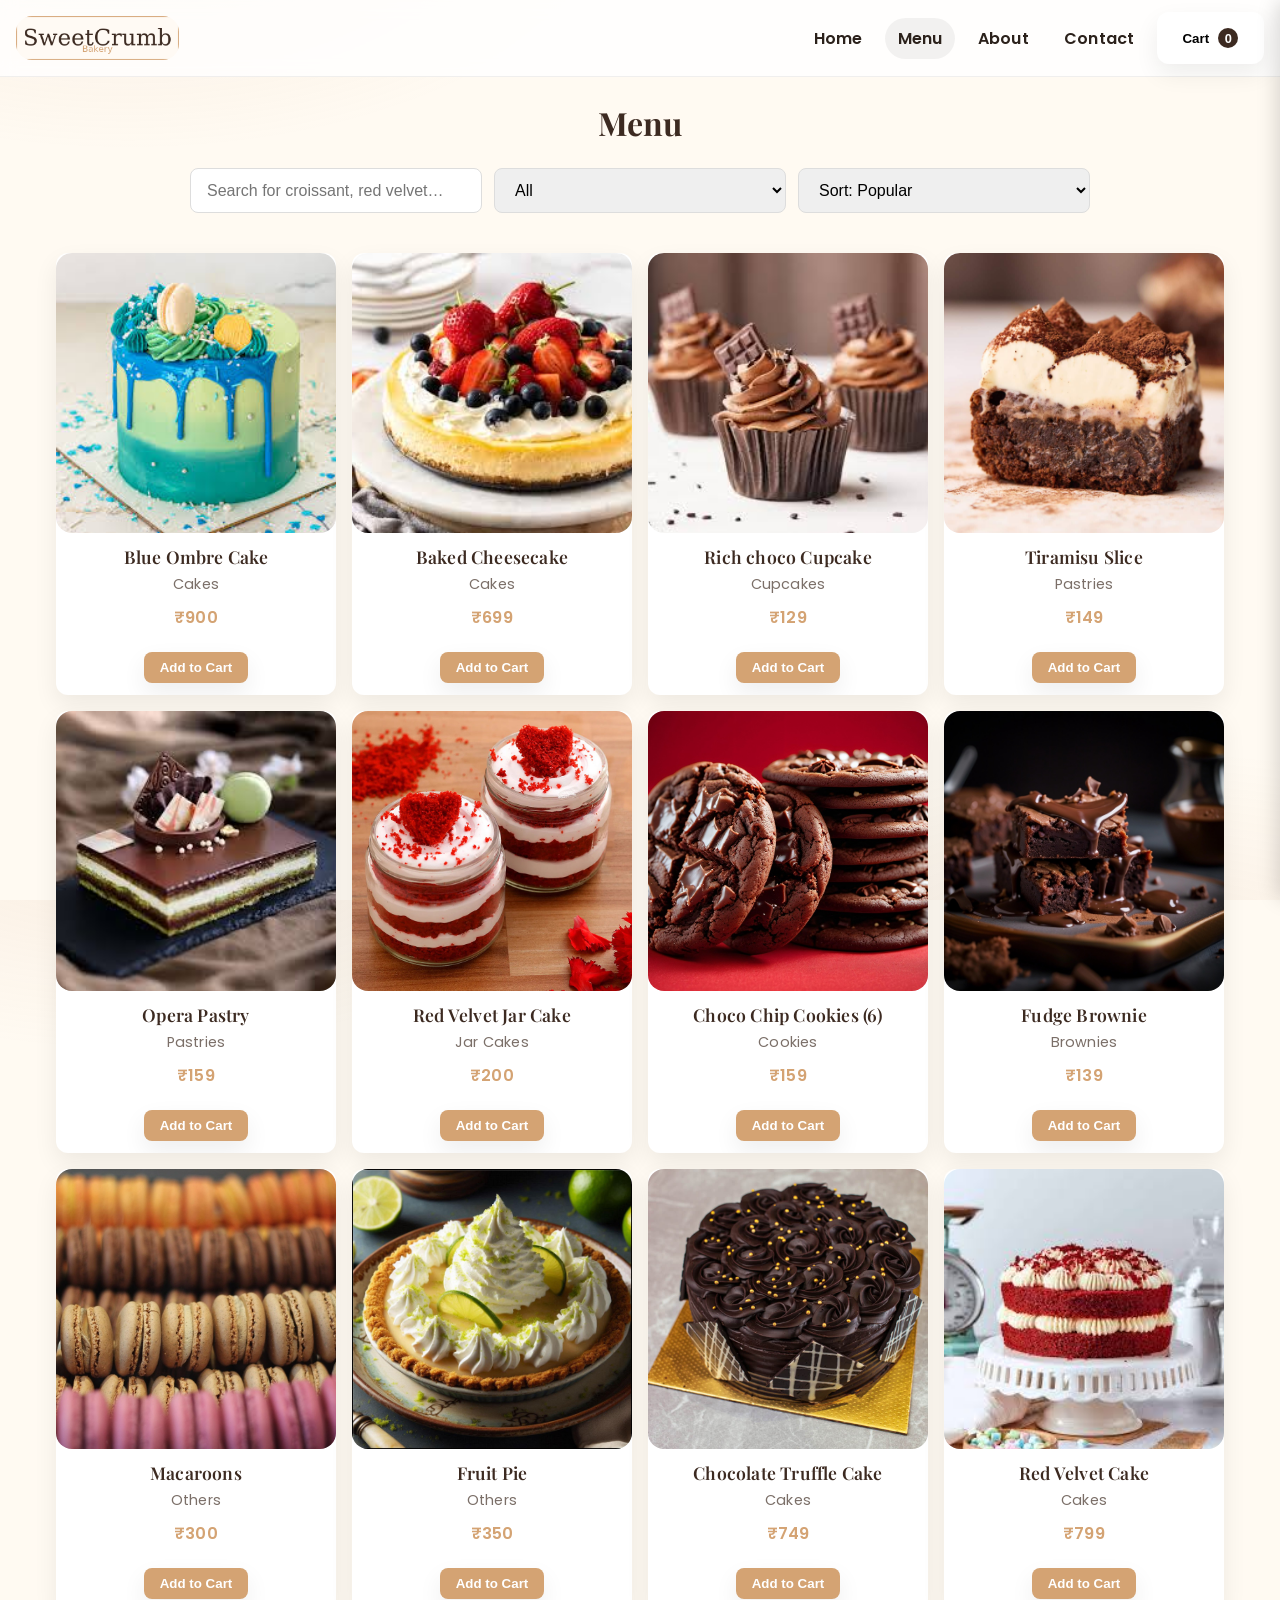
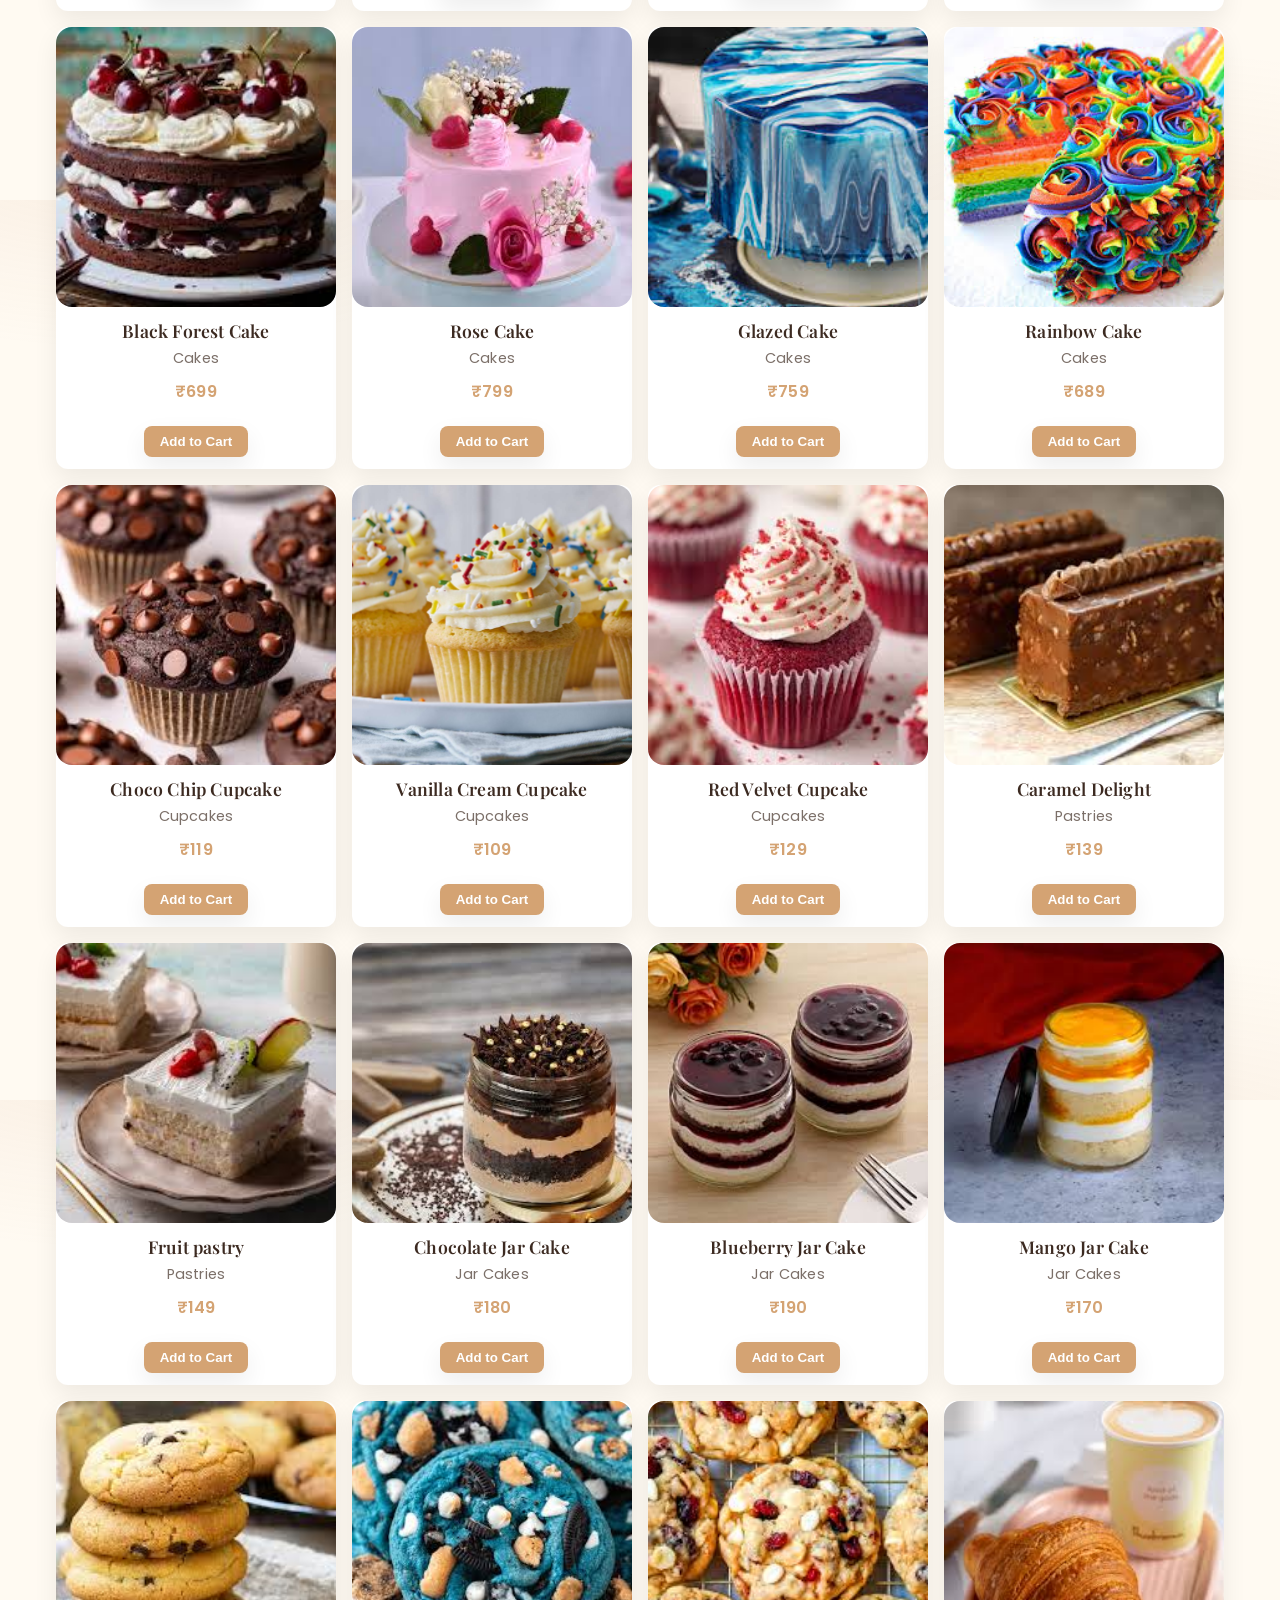
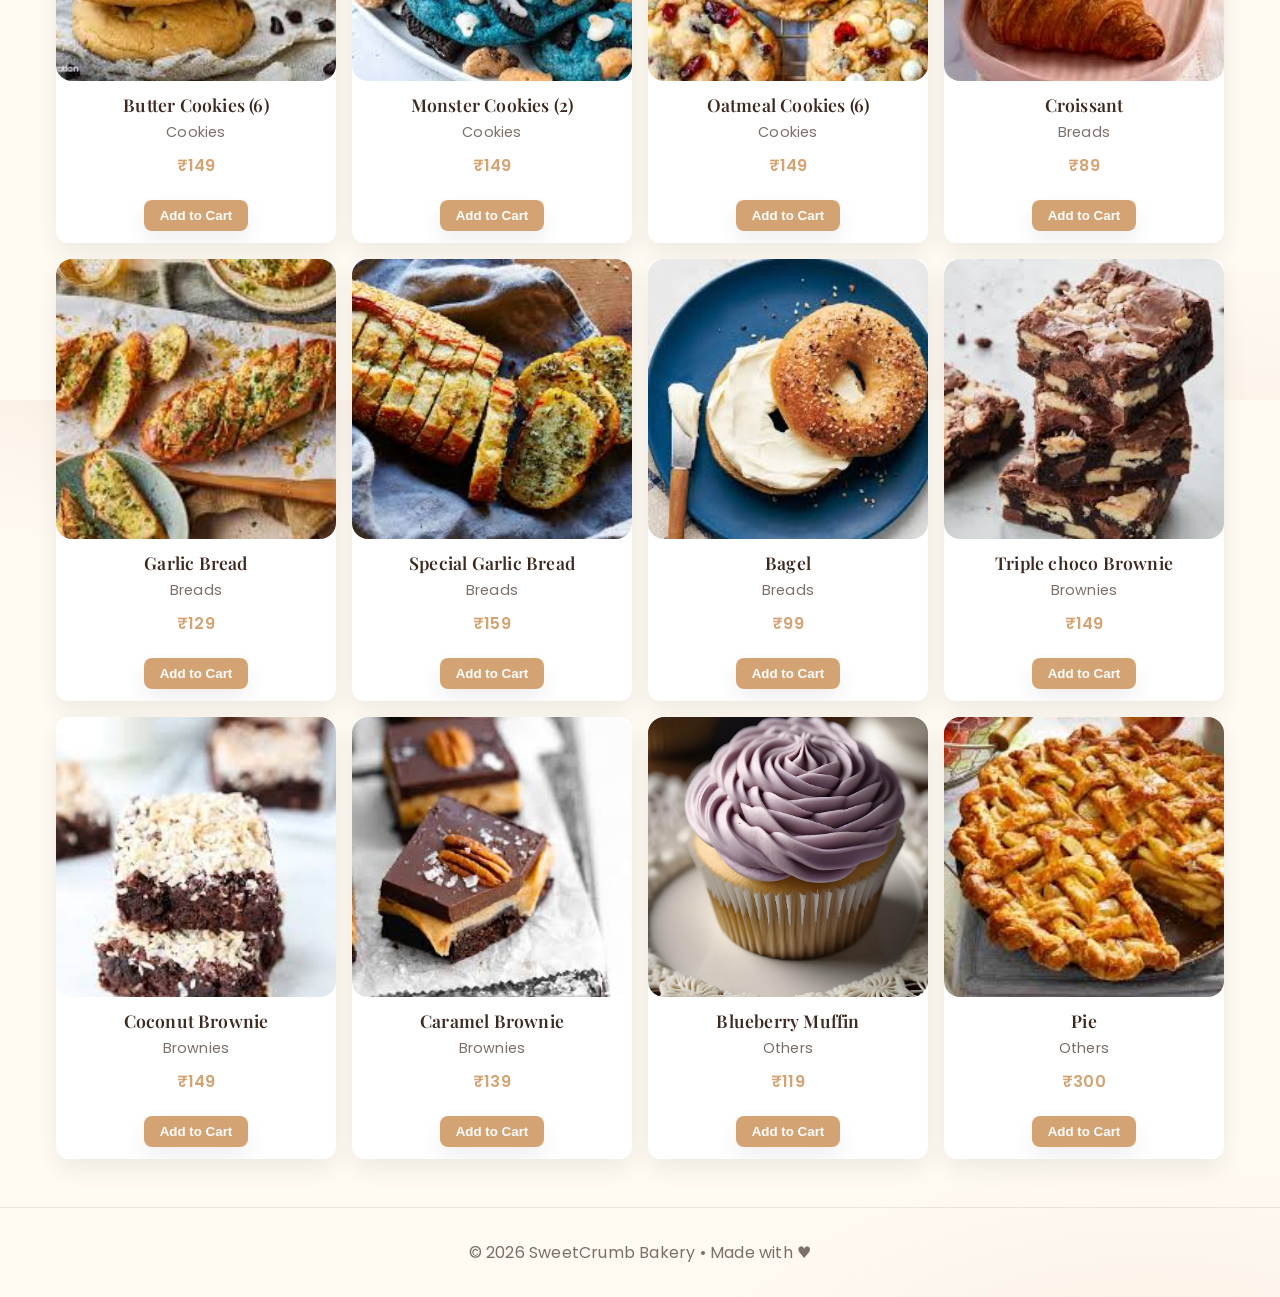
<file: menu.html>
<!DOCTYPE html>
<html lang="en">
<head>
  <meta charset="UTF-8" />
  <meta name="viewport" content="width=device-width, initial-scale=1.0"/>
  <title>Menu • SweetCrumb Bakery</title>
  <link rel="preconnect" href="https://fonts.googleapis.com">
  <link rel="preconnect" href="https://fonts.gstatic.com" crossorigin>
  <link href="https://fonts.googleapis.com/css2?family=Playfair+Display:wght@600;800&family=Poppins:wght@300;400;600&display=swap" rel="stylesheet">
  <link rel="stylesheet" href="styles.css"/>
</head>
<body class="theme-light">
  <header class="nav">
    <div class="nav__brand"><img src="assets/logo.png" alt="SweetCrumb" /></div>
    <nav class="nav__links">
      <a href="index.html">Home</a>
      <a href="menu.html" class="active">Menu</a>
      <a href="index.html#about">About</a>
      <a href="index.html#contact">Contact</a>
      <button id="openCart" class="btn btn--pill">Cart <span id="cartCount" class="badge">0</span></button>
    </nav>
  </header>

  <main class="menu">
    <h1 class="title"> Menu</h1>
    <div class="filters">
      <input id="search" class="input" type="search" placeholder="Search for croissant, red velvet…" aria-label="Search products">
      <select id="category" class="input" aria-label="Filter by category">
        <option value="All">All Categories</option>
      </select>
      <select id="sort" class="input" aria-label="Sort products">
        <option value="popular">Sort: Popular</option>
        <option value="price-asc">Price: Low → High</option>
        <option value="price-desc">Price: High → Low</option>
        <option value="name-asc">Name: A → Z</option>
        <option value="name-desc">Name: Z → A</option>
      </select>
    </div>
    <section id="products" class="grid products"></section>
  </main>

  <!-- Shared Cart Drawer -->
  <aside id="cartDrawer" class="drawer">
    <div class="drawer__header">
      <h3>Your Cart</h3>
      <button id="closeCart" class="icon-btn" aria-label="Close cart">&times;</button>
    </div>
    <div id="cartItems" class="drawer__items"></div>
    <div class="drawer__footer">
      <div class="row"><span>Subtotal</span><strong id="cartSubtotal">₹0</strong></div>
      <div class="row small"><span>GST (5%)</span><span id="cartTax">₹0</span></div>
      <div class="row small"><span>Delivery</span><span id="cartDelivery">₹49</span></div>
      <div class="row total"><span>Total</span><strong id="cartTotal">₹0</strong></div>
      <button id="checkoutBtn" class="btn btn--primary btn--block" disabled>
  Checkout
</button>
      <button id="clearCart" class="btn btn--ghost btn--block">Clear Cart</button>
    </div>
  </aside>

  <script src="app.js"></script>
</body>
<footer class="footer">&copy; <span id="year"></span> SweetCrumb Bakery • Made with ♥</footer>
</html>
</file>
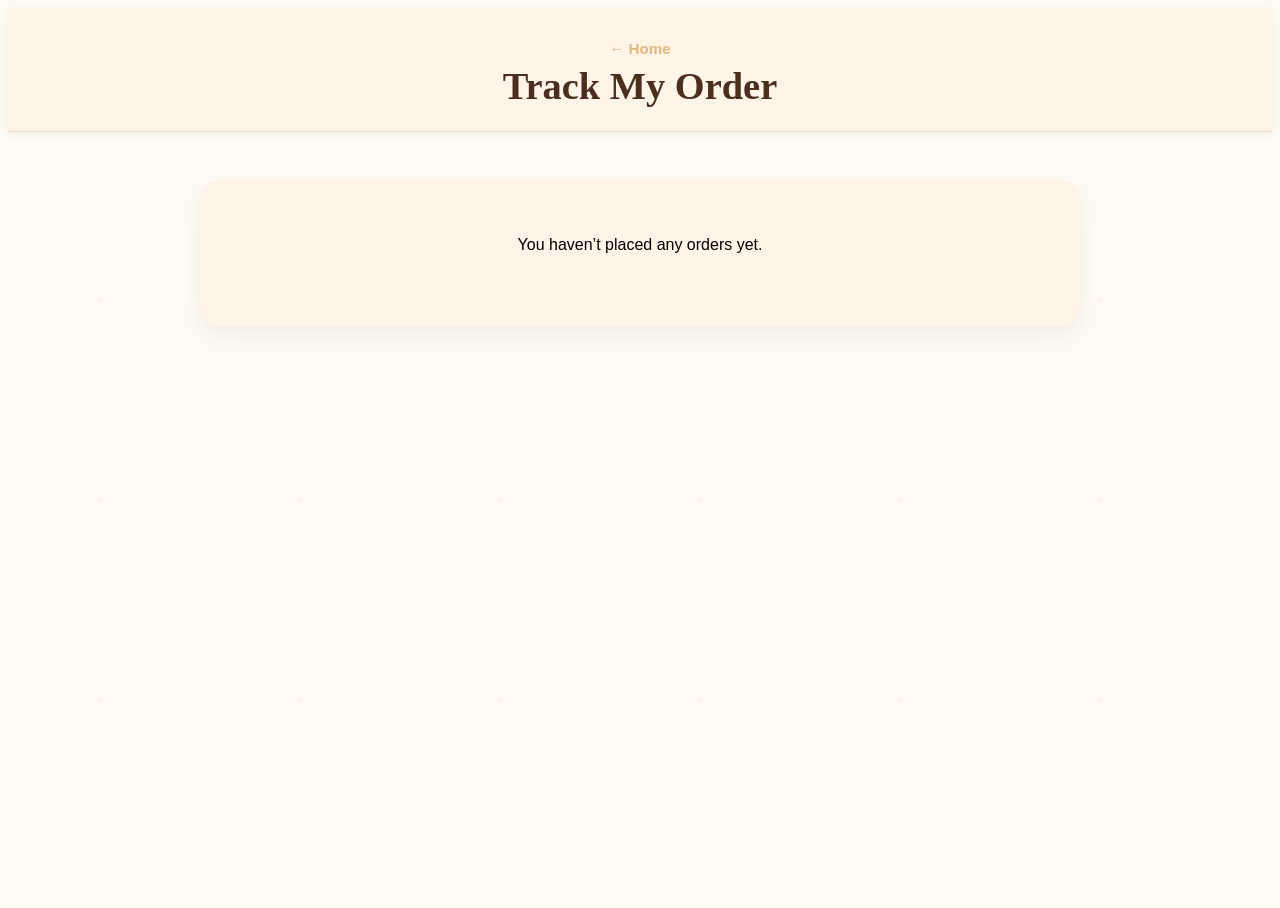
<file: track-order.html>
<!DOCTYPE html>
<html lang="en">
<head>
  <meta charset="UTF-8"/>
  <meta name="viewport" content="width=device-width, initial-scale=1.0"/>
  <title>Track My Order • SweetCrumb Bakery</title>
  <link rel="stylesheet" href="styles.css"/>
</head>
<body>
  <header>
    <a href="index.html">← Home</a>
    <h1>Track My Order</h1>
  </header>

  <main class="track-order">
    <div id="trackFormWrapper">
      <label for="orderIdInput">Enter your Order ID:</label>
      <input type="text" id="orderIdInput" placeholder="SC1695200001"/>
      <button id="trackBtn" class="btn btn--primary">Track</button>
    </div>
<div id="trackResult" class="track-result"></div>
  </main>
<style>
   /* ====== Track Order Page Styling ====== */
 /* ====== Track Order Page (Glen's Inspired Professional Styling) ====== */

/* ========== SweetCrumb Bakery — Track Order (Boutique Bakery Edition) ========== */
:root {
  --cream: #fffaf3;
  --paper: #fff4e8;
  --rose: #fde3d4;
  --gold: #e3b77b;
  --mint: #d3f2cf;
  --brown: #4b2e1e;
  --text: #2e1f15;
  --muted: #7b6f68;
  --radius: 22px;
  --shadow: 0 10px 25px rgba(0,0,0,0.06);
  --transition: all 0.35s ease;
  font-family: 'Poppins', sans-serif;
}
body {
  background-color: var(--cream);
}



/* Subtle floating confetti animation */
body::before {
  content: "";
  position: fixed;
  top: 0;
  left: 0;
  width: 100%;
  height: 100%;
  background-image:
    radial-gradient(var(--rose) 2px, transparent 2px),
    radial-gradient(var(--mint) 2px, transparent 2px),
    radial-gradient(var(--gold) 2px, transparent 2px);
  background-size: 200px 200px;
  animation: floatConfetti 25s linear infinite;
  opacity: 0.25;
  z-index: 0;
}

@keyframes floatConfetti {
  from { background-position: 0 0, 0 0, 0 0; }
  to { background-position: 400px 800px, -300px 600px, 200px 400px; }
}

/* ---------- Header ---------- */
header {
  text-align: center;
  padding: 2rem 1rem 1rem;
  background: var(--paper);
  border-bottom: 1px solid #f1dfc8;
  box-shadow: 0 3px 12px rgba(0,0,0,0.05);
  position: relative;
  z-index: 2;
}
header h1 {
  font-family: 'Playfair Display', serif;
  font-size: 2.4rem;
  color: var(--brown);
  margin: 0.4rem 0;
}
header a {
  color: var(--gold);
  text-decoration: none;
  font-weight: 600;
  font-size: 0.95rem;
  transition: var(--transition);
}
header a:hover {
  color: var(--brown);
}

/* ---------- Main Container ---------- */
.track-order {
  position: relative;
  z-index: 2;
  max-width: 880px;
  margin: 3rem auto;
  padding: 2.5rem 3rem 3.5rem;
  background: var(--paper);
  border-radius: var(--radius);
  box-shadow: var(--shadow);
  animation: fadeIn 0.6s ease both;
  backdrop-filter: blur(8px);
}

/* ---------- Input Area ---------- */
#trackFormWrapper {
  display: flex;
  flex-direction: column;
  align-items: center;
  gap: 1.2rem;
}
#trackFormWrapper label {
  font-weight: 600;
  color: var(--brown);
  font-size: 1rem;
}
#orderIdInput {
  width: 100%;
  max-width: 360px;
  padding: 0.9rem 1.1rem;
  border-radius: 10px;
  border: 2px solid #f1dfc8;
  font-size: 1rem;
  background: #fff;
  transition: var(--transition);
}
#orderIdInput:focus {
  border-color: var(--gold);
  box-shadow: 0 0 0 4px rgba(227,183,123,0.25);
  outline: none;
}

/* ---------- Button ---------- */
.btn {
  cursor: pointer;
  padding: 0.9rem 2rem;
  border: none;
  border-radius: 50px;
  font-weight: 600;
  font-size: 1rem;
  background: linear-gradient(135deg, var(--gold), #f9deb0);
  color: var(--brown);
  transition: var(--transition);
  box-shadow: 0 6px 18px rgba(227,183,123,0.3);
}
.btn:hover {
  transform: translateY(-2px);
  box-shadow: 0 10px 24px rgba(227,183,123,0.4);
}

/* ---------- Tracking Bar ---------- */
.tracking-bar {
  display: flex;
  justify-content: space-between;
  position: relative;
  margin: 3.5rem 0 2rem;
  list-style: none;
  padding: 0;
}
.tracking-bar::before {
  content: "";
  position: absolute;
  top: 50%;
  left: 0;
  width: 100%;
  height: 6px;
  background: #f2e4d2;
  border-radius: 3px;
  transform: translateY(-50%);
}
.progress-line {
  position: absolute;
  top: 50%;
  left: 0;
  height: 6px;
  background: linear-gradient(90deg, var(--gold), var(--rose));
  width: 0;
  transform: translateY(-50%);
  border-radius: 3px;
  transition: width 0.6s ease-in-out;
}

/* ---------- Tracking Steps ---------- */
.tracking-step {
  position: relative;
  flex: 1;
  text-align: center;
  color: var(--muted);
  font-weight: 500;
  z-index: 2;
  transition: var(--transition);
}

.tracking-step::before {
  content: attr(data-icon);
  display: flex;
  align-items: center;
  justify-content: center;
  margin: 0 auto 0.6rem;
  width: 48px;
  height: 48px;
  border-radius: 50%;
  background: #fff;
  border: 3px solid #f1dfc8;
  font-size: 1.5rem;
  transition: var(--transition);
  box-shadow: 0 2px 8px rgba(0,0,0,0.05);
}

.tracking-step.completed::before {
  background: #22c55e;
  color: #fff;
  border-color: #22c55e;
  box-shadow: 0 0 15px rgba(34,197,94,0.4);
}

.tracking-step.active::before {
  background: var(--gold);
  color: var(--brown);
  border-color: var(--gold);
  box-shadow: 0 0 15px rgba(227,183,123,0.4);
  transform: scale(1.1);
}

.tracking-step span {
  font-size: 0.95rem;
  display: block;
  margin-top: 0.4rem;
}
.tracking-step.completed span {
  color: #22c55e;
  font-weight: 600;
}
.tracking-step.active span {
  color: var(--brown);
  font-weight: 600;
}

/* ---------- Status Card ---------- */
.status-summary {
  background: #fff;
  padding: 1.5rem 2rem;
  border-radius: 16px;
  box-shadow: 0 3px 12px rgba(0,0,0,0.05);
  margin-top: 2.5rem;
  transition: var(--transition);
}
.status-summary:hover {
  transform: translateY(-4px);
  box-shadow: 0 6px 18px rgba(0,0,0,0.08);
}
.status-summary h3 {
  font-family: 'Playfair Display', serif;
  color: var(--brown);
  font-size: 1.3rem;
  margin-bottom: 0.6rem;
}
.status-summary p {
  color: var(--muted);
  font-size: 0.96rem;
  line-height: 1.6;
}

/* ---------- Animations ---------- */
@keyframes fadeIn {
  from { opacity: 0; transform: translateY(20px); }
  to { opacity: 1; transform: translateY(0); }
}

/* ---------- Responsive ---------- */
@media (max-width: 640px) {
  .track-order {
    padding: 1.8rem;
  }
  .tracking-bar {
    flex-direction: column;
    align-items: center;
  }
  .tracking-step {
    margin-bottom: 1.6rem;
  }
  .progress-line { display: none; }
}

.delivered-badge {
  margin-top: 1.2rem;
  background: #f9f6ee;
  border: 2px solid #d6b989;
  color: #4b2e1e;
  padding: 0.8rem 1rem;
  border-radius: 10px;
  text-align: center;
  font-size: 0.95rem;
  font-weight: 600;
  box-shadow: 0 2px 10px rgba(0,0,0,0.05);
}


</style>
  <script src="app.js"></script>
</body>
</html>
</file>
<file: styles.css>
/* ====== Theme (light, Glen's-inspired) ====== */
:root{
  --cream:#fffaf2;
  --paper:#fff7e9;
  --brown:#3c2a21;
  --gold:#d4a373;
  --text:#2b211b;
  --muted:#7b6f68;
  --panel:#ffffff;
  --shadow:0 10px 25px rgba(0,0,0,.07);
}

*{ box-sizing:border-box; }
html,body{ height:100%; }
body.theme-light{
  margin:0; font-family:'Poppins',system-ui,-apple-system,Segoe UI,Roboto,Arial;
  background:
    radial-gradient(800px 400px at 10% -10%, rgba(212,163,115,.15), transparent 60%),
    radial-gradient(800px 400px at 90% 110%, rgba(212,163,115,.12), transparent 60%),
    var(--cream);
  color:var(--text); letter-spacing:.2px; overflow-x:hidden;
}

h1,h2,h3{ font-family:'Playfair Display', serif; color:var(--brown); margin:0.25rem 0; }
a{ color:inherit; text-decoration:none; }
img{ max-width:100%; display:block; border-radius:1rem; }

/* ====== Navbar ====== */
.nav{
  position:sticky; top:0; z-index:40;
  display:flex; align-items:center; justify-content:space-between;
  padding:.75rem 1rem; background: rgba(255,255,255,.8);
  backdrop-filter: blur(8px); border-bottom:1px solid rgba(0,0,0,.06);
}
.nav__brand img{ height:44px; }
.nav__links{ display:flex; gap:.6rem; align-items:center; }
.nav__links a{
  padding:.5rem .8rem; border-radius:999px; transition:.2s; font-weight:600;
}
.nav__links a:hover, .nav__links a.active{ background:rgba(0,0,0,.05); }

.btn{ border:0; border-radius:1rem; padding:.8rem 1.1rem; font-weight:600; cursor:pointer; transition:.2s; box-shadow:var(--shadow); }
.btn--pill{ border-radius:999px; background:#fff; }
.btn--primary{ background: linear-gradient(135deg, var(--gold), #ffd6a8); color:#3c2a21; }
.btn--ghost{ background:transparent; border:1px solid rgba(0,0,0,.12); }
.btn--soft{ background:#fff; border:1px solid rgba(0,0,0,.08); }
.btn--block{ width:100%; }
.icon-btn{ width:36px; height:36px; border-radius:10px; background:#fff; border:1px solid rgba(0,0,0,.1); font-size:22px; cursor:pointer; }
.badge{ display:inline-flex; align-items:center; justify-content:center; min-width:20px; height:20px; border-radius:999px; background:var(--brown); color:#fff; font-size:.8rem; margin-left:.35rem; }

.title{ text-align:center; font-size:2rem; margin:1.5rem 0; }
.hero {
  position: relative;
  height: 90vh;
  min-height: 500px;
  overflow: hidden;
}

.hero__slides {
  position: absolute;
  inset: 0;
}

.hero__slides .slide {
  position: absolute;
  inset: 0;
  opacity: 0;
  transition: opacity 1s ease-in-out;
}

.hero__slides .slide.active {
  opacity: 1;
  z-index: 1;
}

.hero__slides img,
.hero__slides video {
  width: 100%;
  height: 100%;
  object-fit: cover;
}

.hero__overlay {
  position: absolute;
  inset: 0;
  background: rgba(0, 0, 0, 0.45); /* Dark overlay */
  z-index: 2;
}

.hero__content {
  position: relative;
  z-index: 3;
  text-align: center;
  top: 50%;
  transform: translateY(-50%);
  color: #fff;
}

.hero__content h1 {
  font-size: 3rem;
  font-weight: 800;
  margin-bottom: 1rem;
}

.hero__content p {
  font-size: 1.2rem;
  margin-bottom: 2rem;
}


.hero__content{
  position:relative; z-index:2; max-width:1200px; margin:0 auto; padding:3rem 1rem;
}
.hero__content h1{ font-size: clamp(2rem, 5vw, 3.2rem); }
.hero__content p{ color:var(--muted); font-size:1.05rem; max-width:60ch; }
.hero__cta{ display:flex; gap:.75rem; margin-top:1rem; }

.hero__content {
  position: relative;
  z-index: 3;
  text-align: center;
  top: 50%;
  transform: translateY(-50%);
  color: #fadfdf;
  text-shadow: 2px 2px 6px rgba(0,0,0,0.7); /* Strong shadow for readability */
}
/* Hero Heading */
.hero__content h2 {
  font-size: 3.5rem;
  font-weight: 900;
  margin-bottom: 1rem;
  letter-spacing: 1px;
  color: #ffffff;  /* deep brown OR try #ffffff for white */
}

/* Hero Subheading */
.hero__content h5 {
  font-size: 1.5rem;
  font-weight: 500;
  margin-bottom: 1rem;
  letter-spacing: 1px;
  color: #ffffff;  /* deep brown OR try #ffffff for white */

}



.hero__content h1 {
  font-size: 3.5rem;       /* Bigger heading */
  font-weight: 900;        /* Extra bold */
  margin-bottom: 1rem;
  letter-spacing: 1px;     /* Slight spacing for clarity */
}

.hero__content p {
  font-size: 1.4rem;       /* Bigger subtitle */
  font-weight: 600;        /* Semi-bold */
  margin-bottom: 2rem;
  line-height: 1.6;
  text-shadow: 1px 1px 4px rgba(0,0,0,0.6);
}

.hero__buttons .btn {
  font-size: 1.1rem;
  padding: 0.8rem 1.8rem;
  font-weight: 600;
}



/* ====== Popular Collage ====== */
.popular {
  max-width: 1200px;
  margin: 0 auto;
  padding: 0 1rem 2rem;
}

.collage {
  display: grid;
  grid-template-columns: repeat(auto-fit, minmax(200px, 1fr)); /* responsive columns */
  gap: 12px; /* spacing between items */
}

.col-item {
  position: relative;
  overflow: hidden;
  border-radius: 14px;
  aspect-ratio: 1 / 1; /* all squares */
  display: flex;
}

.col-item img {
  width: 100%;
  height: 100%;
  object-fit: cover; /* fills square nicely */
  transition: transform 0.35s ease;
  display: block;
}

.col-item:hover img {
  transform: scale(1.06);
}

.col-item span {
  position: absolute;
  left: 12px;
  bottom: 12px;
  background: rgba(60, 42, 33, 0.75);
  color: #fff;
  padding: 6px 12px;
  border-radius: 8px;
  font-weight: 600;
}
/* ====== Menu Page Grid & Items ====== */
/* ====== Filters Section (Menu Page) ====== */
.filters {
  display: flex;
  gap: 12px;
  justify-content: center;
  margin: 1.5rem auto;
  max-width: 900px;
}

.filters .input {
  padding: 12px 16px;        /* bigger tap area */
  font-size: 1rem;           /* larger text */
  border-radius: 8px;
  border: 1px solid #ddd;
  flex: 1;                   /* let them expand evenly */
  min-width: 180px;
}

.filters select.input {
  cursor: pointer;
}

.filters .input:focus {
  outline: none;
  border-color: var(--gold);
  box-shadow: 0 0 0 3px rgba(245, 158, 11, 0.2); /* subtle glow */
}

/* Stack neatly on smaller screens */
@media (max-width: 768px) {
  .filters {
    flex-direction: column;
  }
  .filters .input {
    width: 100%;
  }
}



#products {
  display: grid;
  grid-template-columns: repeat(4, 1fr);
  gap: 16px;
  max-width: 1200px;
  margin: 0 auto;
  padding: 1rem;
}

.menu-item {
  display: flex;
  flex-direction: column;
  background: var(--panel);
  border-radius: 12px;
  overflow: hidden;
  box-shadow: var(--shadow);
  transition: transform 0.3s ease, box-shadow 0.3s ease;
}

.menu-item:hover {
  transform: translateY(-4px);
  box-shadow: 0 12px 28px rgba(0,0,0,0.12);
}

.menu-item img {
  width: 100%;
  aspect-ratio: 1 / 1; /* square */
  object-fit: cover;
}

.menu-item-content {
  padding: 12px;
  display: flex;
  flex-direction: column;
  align-items: center;
  gap: 6px;
}

.menu-item-content h3 {
  margin: 0;
  font-size: 1.1rem;
  text-align: center;
  font-weight: 600;
  color: var(--brown);
}

.menu-item-content p {
  margin: 0;
  font-size: 0.9rem;
  color: var(--muted);
  text-align: center;
}

.menu-item-content .price {
  font-size: 1rem;
  font-weight: 600;
  color: var(--gold);   /* highlight price with your accent color */
  margin: 4px 0;
}

.menu-item-content button {
  padding: 8px 16px;
  border: none;
  border-radius: 8px;
  background-color: var(--gold);
  color: #fff;
  font-weight: 600;
  cursor: pointer;
  transition: background 0.3s ease;
}

.menu-item-content button:hover {
  background-color: #d48806;
}

/* ====== Responsive ====== */
@media (max-width: 1024px) {
  #products { grid-template-columns: repeat(3, 1fr); }
}

@media (max-width: 768px) {
  #products { grid-template-columns: repeat(2, 1fr); }
}

@media (max-width: 480px) {
  #products { grid-template-columns: 1fr; }
}




/* ====== About & Contact ====== */
.about{ max-width:1200px; margin:0 auto; padding:2rem 1rem; display:grid; grid-template-columns: 1fr 1fr; gap:1.25rem; align-items:center; }
.about__text .bullets{ color:var(--muted); line-height:1.9; }
.contact{ max-width:1200px; margin:0 auto 2rem; padding:0 1rem; display:grid; grid-template-columns: 1fr 1fr; gap:1.25rem; align-items:stretch; }
.contact .contact__card{ padding:1.25rem; }
.contact .map{ width:100%; border:0; border-radius:1.25rem; min-height:260px; }

.footer{ text-align:center; color:var(--muted); padding:2rem 1rem; border-top:1px solid rgba(0,0,0,.08); margin-top:2rem; }

/* ====== Drawer (Cart) ====== */
/* Drawer */
.drawer {
  position: fixed;
  top: 0;
  right: -420px;
  width: 420px;
  max-width: 90%;
  height: 100%;
  background: #fff;
  box-shadow: -4px 0 20px rgba(0,0,0,0.15);
  display: flex;
  flex-direction: column;
  transition: right 0.3s ease;
  z-index: 1001;
  border-top-left-radius: 12px;
  border-bottom-left-radius: 12px;
}
.drawer.open { right: 0; }

/* Header */
.drawer__header {
  background: var(--gold, #f59e0b);
  color: #fff;
  padding: 1rem;
  display: flex;
  justify-content: space-between;
  align-items: center;
  font-weight: 700;
  border-top-left-radius: 12px;
}
.icon-btn {
  background: none;
  border: none;
  font-size: 1.5rem;
  cursor: pointer;
  color: #fff;
}

/* Items container */
.drawer__items {
  flex: 1;
  overflow-y: auto;
  padding: 1rem;
}

/* Cart Item */
.cart-item {
  display: flex;
  align-items: center;
  gap: 12px;
  background: #fafafa;
  padding: 12px;
  border-radius: 10px;
  margin-bottom: 12px;
  position: relative;
}
.cart-item img {
  width: 70px;
  height: 70px;
  object-fit: cover;
  border-radius: 8px;
}
.cart-item .name {
  font-weight: 600;
}
.cart-item .muted {
  font-size: 0.85rem;
  color: #777;
}
.cart-item .qty {
  display: flex;
  align-items: center;
  margin-top: 4px;
}
.cart-item .qty button {
  background: #eee;
  border: none;
  padding: 4px 8px;
  font-size: 1rem;
  cursor: pointer;
  border-radius: 6px;
}
.cart-item .qty input {
  width: 40px;
  text-align: center;
  margin: 0 4px;
  padding: 4px;
  border: 1px solid #ccc;
  border-radius: 6px;
}
.cart-item .remove {
  position: absolute;
  top: 8px;
  right: 8px;
  background: none;
  border: none;
  font-size: 1.2rem;
  cursor: pointer;
  color: #888;
}
.cart-item .remove:hover { color: #e63946; }

/* Footer */
.drawer__footer {
  padding: 1rem;
  border-top: 1px solid #eee;
  background: #fdfdfd;
}
.drawer__footer .row {
  display: flex;
  justify-content: space-between;
  margin: 6px 0;
}
.drawer__footer .row.total {
  font-size: 1.2rem;
  font-weight: 700;
  border-top: 2px solid #ddd;
  padding-top: 8px;
}

/* Buttons */
.btn--block {
  display: block;
  width: 100%;
}
.btn--primary {
  background: var(--gold, #f59e0b);
  color: #fff;
  font-weight: 600;
  padding: 0.9rem;
  border-radius: 8px;
  text-align: center;
  margin-top: 12px;
}
.btn--primary:hover { background: #d48806; }
.btn--ghost {
  background: transparent;
  border: 1px solid #ccc;
  color: #333;
  padding: 0.9rem;
  border-radius: 8px;
  margin-top: 8px;
}
.btn--ghost:hover { background: #f5f5f5; }

/* Responsive */
@media (max-width: 768px) {
  .drawer {
    width: 100%;
    border-radius: 0;
  }
}

#checkoutBtn:not(:disabled) {
  animation: bounceIn 0.4s ease;
}

@keyframes bounceIn {
  0%   { transform: scale(0.9); opacity: 0.5; }
  50%  { transform: scale(1.05); opacity: 1; }
  100% { transform: scale(1); }
}


/* ====== Checkout ====== */
/* Checkout Styling */
.checkout {
  max-width: 1200px;
  margin: 2rem auto;
  padding: 1.5rem;
  font-family: 'Poppins', sans-serif;
}

.checkout h1.title {
  font-family: 'Playfair Display', serif;
  font-size: 2.2rem;
  text-align: center;
  margin-bottom: 2rem;
  color: var(--accent);
}

.checkout__grid {
  display: grid;
  grid-template-columns: 1fr 0.8fr;
  gap: 2rem;
  align-items: start;
}

/* Card Base */
.card {
  background: #fff;
  border-radius: 16px;
  padding: 1.5rem;
  box-shadow: 0 6px 18px rgba(0,0,0,0.08);
}

/* Form */
.form {
  display: flex;
  flex-direction: column;
  gap: 1rem;
}

.form h3 {
  margin-bottom: .5rem;
  font-family: 'Playfair Display', serif;
  color: var(--accent-2);
}

.form label {
  display: flex;
  flex-direction: column;
  gap: .4rem;
  font-weight: 600;
  color: #444;
}

.form input,
.form textarea,
.form select {
  background: #fafafa;
  color: var(--text);
  border: 1px solid #e0e0e0;
  border-radius: 12px;
  padding: .9rem 1rem;
  transition: all .2s ease;
}

.form input:focus,
.form textarea:focus,
.form select:focus {
  outline: none;
  border-color: var(--accent);
  box-shadow: 0 0 0 3px rgba(245,158,11,0.2);
}

.row-2 {
  display: grid;
  grid-template-columns: 1fr 1fr;
  gap: 1rem;
}

/* Buttons */
/* Base button */
.btn {
  border-radius: 12px;
  font-weight: 600;
  padding: 1rem 1.6rem;
  cursor: pointer;
  transition: all 0.2s ease;
}

/* Pastel brown filled button */
.btn--primary {
  background: #d8bfa3;   /* soft pastel brown */
  color: #3a2c1a;        /* dark brown text */
  border: none;
}

.btn--primary:hover {
  background: #c9a984;   /* slightly darker pastel on hover */
  box-shadow: 0 4px 12px rgba(0,0,0,0.15);
}

/* Outline / ghost version */
.btn--ghost {
  background: transparent;
  border: 2px solid #d8bfa3;
  color: #3a2c1a;
}

.btn--ghost:hover {
  background: #d8bfa3;
  color: #3a2c1a;
  box-shadow: 0 4px 12px rgba(0,0,0,0.15);
}


/* Order Summary */
.order h3 {
  font-family: 'Playfair Display', serif;
  color: var(--accent-2);
  margin-bottom: 1rem;
}

.order__items {
  display: flex;
  flex-direction: column;
  gap: .75rem;
  margin-bottom: 1rem;
}

.order__totals .row {
  display: flex;
  justify-content: space-between;
  padding: .4rem 0;
  font-size: .95rem;
}

.order__totals .row.total {
  font-size: 1.2rem;
  font-weight: 700;
  border-top: 2px solid #eee;
  padding-top: .75rem;
}

/* Responsive */
@media (max-width: 980px) {
  .checkout__grid {
    grid-template-columns: 1fr;
  }
}

@media (max-width: 640px) {
  .checkout h1.title {
    font-size: 1.8rem;
  }
  .row-2 {
    grid-template-columns: 1fr;
  }
}


/* Quiz Popup */
.popup {
  position: fixed;
  top: 0; left: 0; right: 0; bottom: 0;
  background: rgba(0,0,0,0.5);
  display: flex;
  align-items: center;
  justify-content: center;
  z-index: 1000;
}
.popup.hidden { display: none; }
.popup-content {
  position: relative;
  background: #fff;
  padding: 20px;
  border-radius: 12px;
  max-width: 400px;
  width: 90%;
  text-align: center;
  box-shadow: 0 4px 20px rgba(0,0,0,0.2);
}
.popup-content .close {
  position: absolute;
  top: 10px;
  right: 15px;
  background: none;
  border: none;
  font-size: 20px;
  cursor: pointer;
}

/* ---------- Checkout Payment Modals (OTP / UPI / Card) ---------- */
.modal {
  position: fixed;
  top: 0; left: 0; right: 0; bottom: 0;
  display: flex;
  align-items: center;
  justify-content: center;
  background: rgba(0,0,0,0.55);
  z-index: 1100;
  transition: opacity 0.3s ease;
}

.modal.hidden {
  display: none;
}

.modal-content {
  background: #fff;
  border-radius: 16px;
  padding: 2rem;
  max-width: 420px;
  width: 90%;
  box-shadow: 0 6px 24px rgba(0,0,0,0.25);
  text-align: center;
  animation: popIn 0.3s ease;
}

.modal-content h3 {
  font-family: 'Playfair Display', serif;
  color: var(--accent-2);
  margin-bottom: 1rem;
}

.modal-content p {
  margin-bottom: 1rem;
  color: #555;
  font-size: 0.95rem;
}

.modal-content input {
  width: 100%;
  padding: 0.8rem 1rem;
  margin-bottom: 1rem;
  border: 1px solid #ddd;
  border-radius: 12px;
  background: #fafafa;
  font-size: 1rem;
}

.modal-content input:focus {
  border-color: var(--accent);
  outline: none;
  box-shadow: 0 0 0 3px rgba(245,158,11,0.15);
}

/* QR Code box */
#upiQR {
  margin: 1rem auto;
  padding: 1rem;
  background: #fafafa;
  border-radius: 12px;
  display: inline-block;
  box-shadow: 0 4px 12px rgba(0,0,0,0.1);
}

/* Small pop-in animation */
@keyframes popIn {
  from { transform: scale(0.9); opacity: 0; }
  to { transform: scale(1); opacity: 1; }
}
</file>
